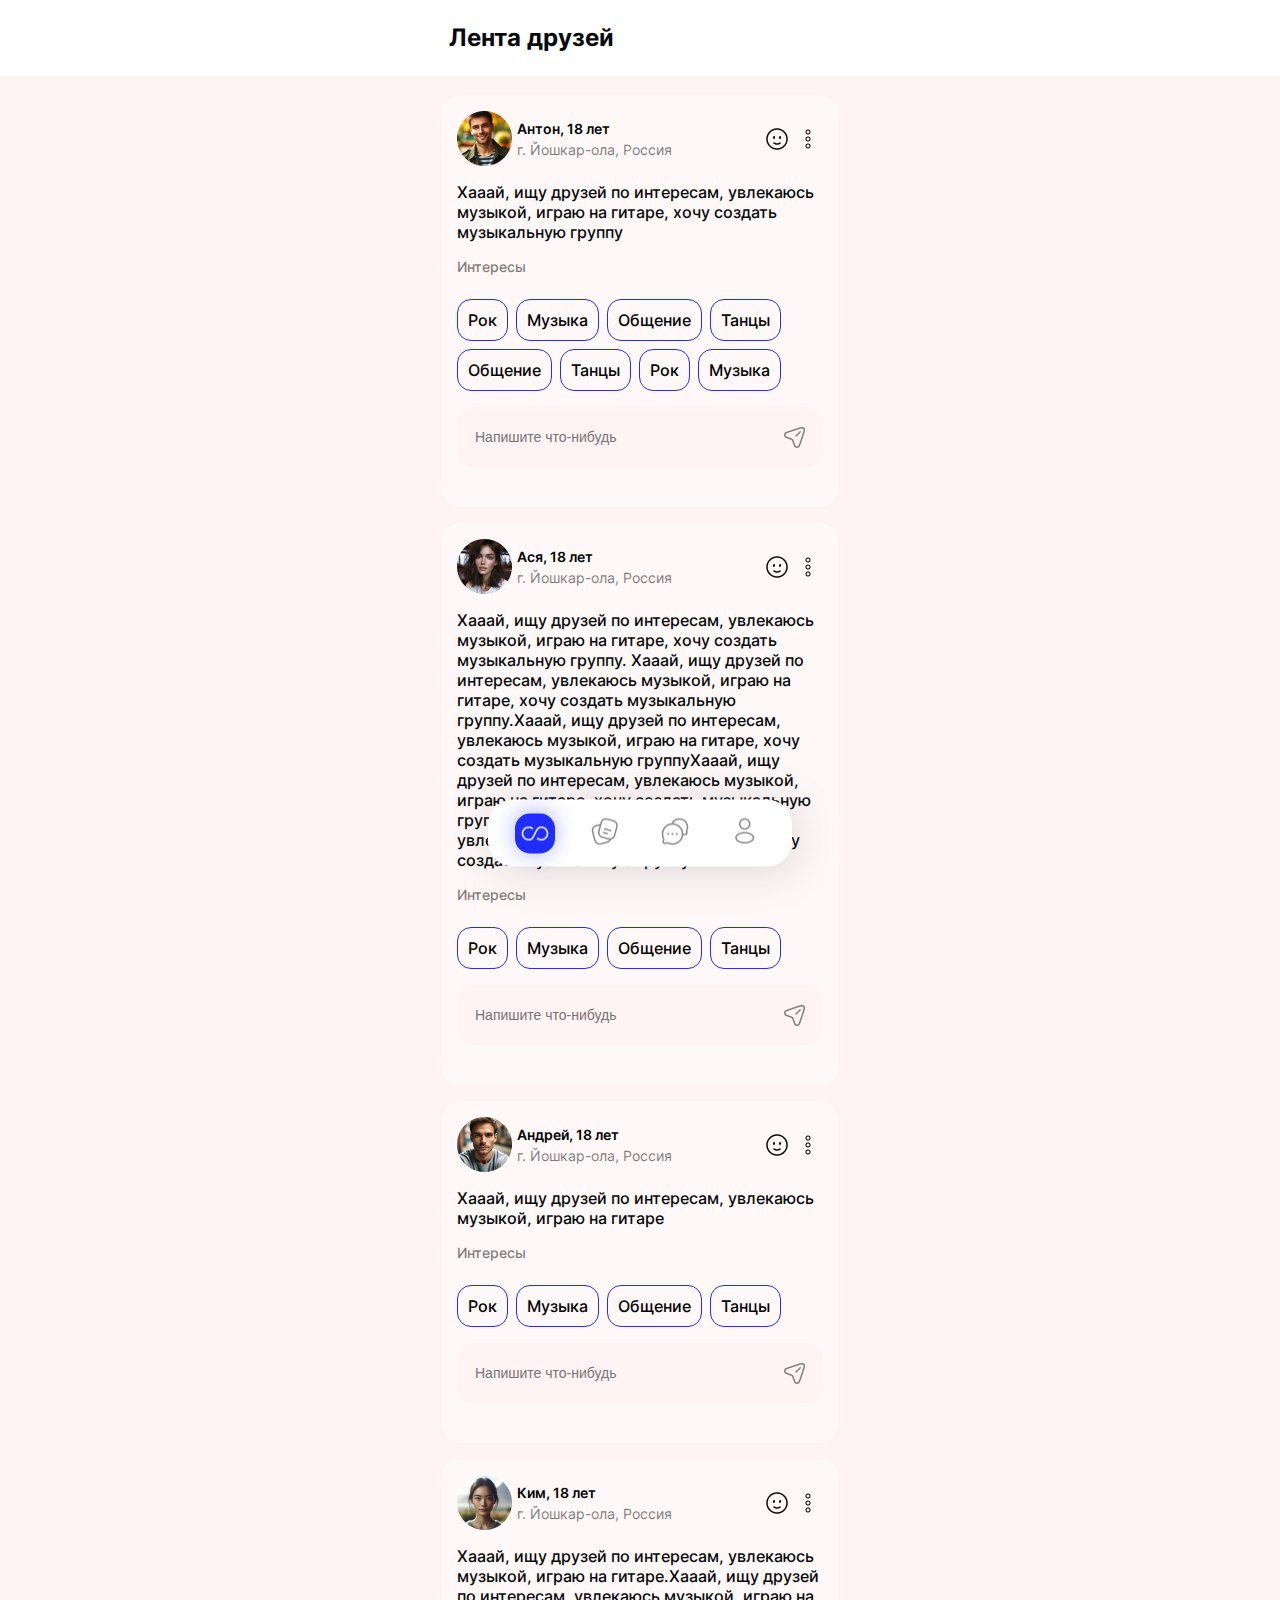
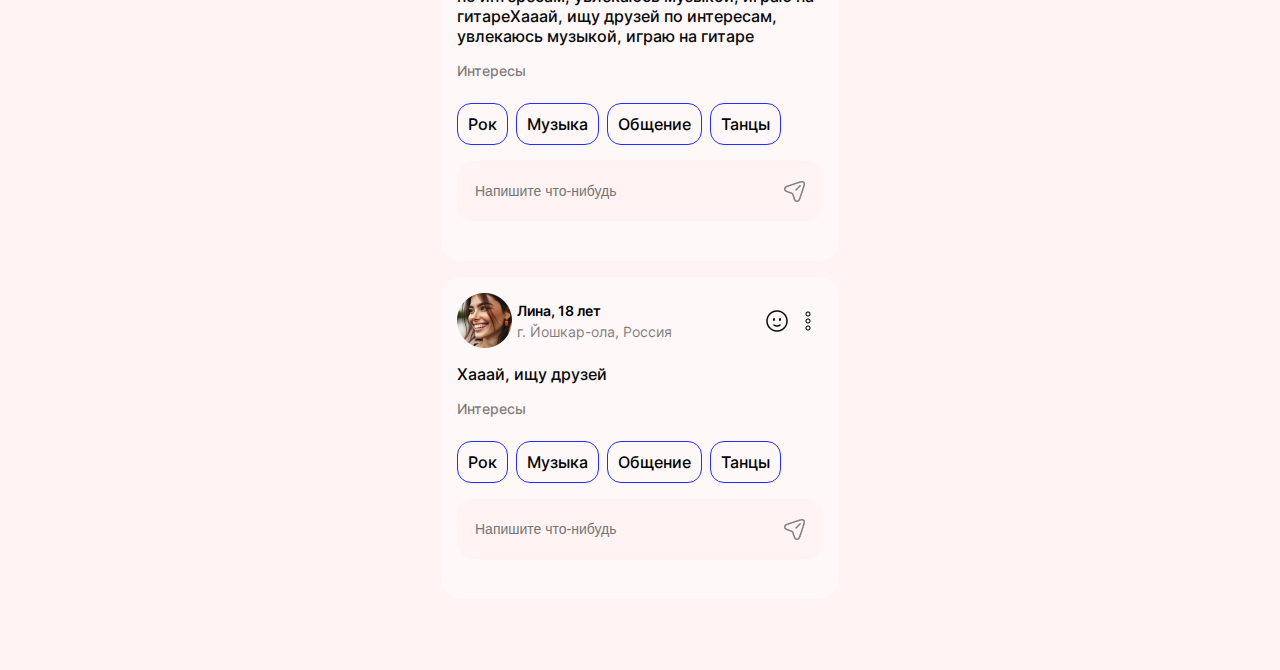
<file: index.html>
<!DOCTYPE html>
<html lang="en">
<head>
    <meta charset="UTF-8">
    <meta name="viewport" content="width=device-width, initial-scale=1.0">
    <title>Document</title>
    <link rel="stylesheet" href="style.css">
</head>
<body>

    <!--Header-->
    <div class="header">
        <div class="page">
            <header>
                <div class="profil">

                    <h1>Лента друзей</h1>

                </div><!--./Profil-->

            </header>
        </div><!--./Page-->
    </div><!--/.Header-->

    <!--Lenta-->
    <main class="lenta">
        <div class="page">
            <div class="anket">
                <div class="profil-anket">

                    <img class="profil-icon" src="img/profil-anket.png" alt="">

                    <div class="nickname">
                        <h1 id="nickname">Антон, 18 лет</h1>
                        <p>г. Йошкар-ола, Россия</p>
                    </div>

                    <button class="like-btn"  onclick="changeColor(this)" id="like-btn"></button>
                    <script>
                       function changeColor(button) {
                            if (button.classList.contains('clicked')) {
                                button.classList.remove('clicked');
                            } else {
                                button.classList.add('clicked');
                            }
                            }
                    </script>

                    <div class="like-modal" id="like-modal">
                        <h1>Скоро Антон тебе ответит!</h1>
                    </div>

                    <button class="more" id="more">
                        <img class="more-img" src="img/more.png" alt="">
                    </button>
                </div>

                <div class="text">
                    <p>Хааай, ищу друзей по интересам, увлекаюсь музыкой, играю на гитаре, хочу создать музыкальную группу</p>
                </div>

                <div class="intresting">
                    <h1>Интересы</h1>
                    <div class="intrest-pl">
                        <div class="plashka">
                            <p href>Рок</p>
                        </div>
                        <div class="plashka">
                            <p href>Музыка</p>
                        </div>
                        <div class="plashka">
                            <p href>Общение</p>
                        </div>
                        <div class="plashka">
                            <p href>Танцы</p>
                        </div>
                        <div class="plashka">
                            <p href>Общение</p>
                        </div>
                        <div class="plashka">
                            <p href>Танцы</p>
                        </div>
                        <div class="plashka">
                            <p href>Рок</p>
                        </div>
                        <div class="plashka">
                            <p href>Музыка</p>
                        </div>
                    </div>
                </div><!--./Intresting-->

                <div class="anket-form">
                    <form>
                        <input class="anket-input" type="text" required placeholder="Напишите что-нибудь" id="anket-input">
                        <input class="anket-submit" type="submit" value="">
                    </form>
                </div>
            </div><!--./Anket-->

            <div class="anket">
                <div class="profil-anket">

                    <img class="profil-icon" src="img/profil-anket1.png" alt="">

                    <div class="nickname">
                        <h1>Ася, 18 лет</h1>
                        <p>г. Йошкар-ола, Россия</p>
                    </div>

                    <button class="like-btn"  onclick="changeColor(this)" id="like-btn"></button>
                    <script>
                       function changeColor(button) {
                            if (button.classList.contains('clicked')) {
                                button.classList.remove('clicked');
                            } else {
                                button.classList.add('clicked');
                            }
                            }
                    </script>

                    <button class="more" id="more">
                        <img class="more-img" src="img/more.png" alt="">
                    </button>

                </div>

                <div class="text">
                    <p>Хааай, ищу друзей по интересам, увлекаюсь музыкой, играю на гитаре, хочу создать музыкальную группу. Хааай, ищу друзей по интересам, увлекаюсь музыкой, играю на гитаре, хочу создать музыкальную группу.Хааай, ищу друзей по интересам, увлекаюсь музыкой, играю на гитаре, хочу создать музыкальную группуХааай, ищу друзей по интересам, увлекаюсь музыкой, играю на гитаре, хочу создать музыкальную группуХааай, ищу друзей по интересам, увлекаюсь музыкой, играю на гитаре, хочу создать музыкальную группу</p>
                </div>

                <div class="intresting">
                    <h1>Интересы</h1>
                    <div class="intrest-pl">
                        <div class="plashka">
                            <p href>Рок</p>
                        </div>
                        <div class="plashka">
                            <p href>Музыка</p>
                        </div>
                        <div class="plashka">
                            <p href>Общение</p>
                        </div>
                        <div class="plashka">
                            <p href>Танцы</p>
                        </div>
                    </div>
                </div><!--./Intresting-->
                <div class="anket-form">
                    <form>
                        <input class="anket-input" type="text" required placeholder="Напишите что-нибудь">
                        <input class="anket-submit" type="submit" value="">
                    </form>
                </div>
            </div><!--./Anket-->

            <div class="anket">
                <div class="profil-anket">

                    <img class="profil-icon" src="img/profil-anket2.png" alt="">

                    <div class="nickname">
                        <h1>Андрей, 18 лет</h1>
                        <p>г. Йошкар-ола, Россия</p>
                    </div>

                    <button class="like-btn"  onclick="changeColor(this)" id="like-btn"></button>
                    <script>
                       function changeColor(button) {
                            if (button.classList.contains('clicked')) {
                                button.classList.remove('clicked');
                            } else {
                                button.classList.add('clicked');
                            }
                            }
                    </script>

                    <button class="more" id="more">
                        <img class="more-img" src="img/more.png" alt="">
                    </button>


                </div>

                <div class="text">
                    <p>Хааай, ищу друзей по интересам, увлекаюсь музыкой, играю на гитаре</p>
                </div>

                <div class="intresting">
                    <h1>Интересы</h1>
                    <div class="intrest-pl">
                        <div class="plashka">
                            <p href>Рок</p>
                        </div>
                        <div class="plashka">
                            <p href>Музыка</p>
                        </div>
                        <div class="plashka">
                            <p href>Общение</p>
                        </div>
                        <div class="plashka">
                            <p href>Танцы</p>
                        </div>
                    </div>
                </div><!--./Intresting-->
                <div class="anket-form">
                    <form>
                        <input class="anket-input" type="text" required placeholder="Напишите что-нибудь">
                        <input class="anket-submit" type="submit" value="">
                    </form>
                </div>
            </div><!--./Anket-->

            <div class="anket">
                <div class="profil-anket">

                    <img class="profil-icon" src="img/profil-anket3.png" alt="">

                    <div class="nickname">
                        <h1>Ким, 18 лет</h1>
                        <p>г. Йошкар-ола, Россия</p>
                    </div>

                    <button class="like-btn"  onclick="changeColor(this)" id="like-btn"></button>
                    <script>
                       function changeColor(button) {
                            if (button.classList.contains('clicked')) {
                                button.classList.remove('clicked');
                            } else {
                                button.classList.add('clicked');
                            }
                            }
                    </script>

                    <button class="more" id="more">
                        <img class="more-img" src="img/more.png" alt="">
                    </button>


                </div>

                <div class="text">
                    <p>Хааай, ищу друзей по интересам, увлекаюсь музыкой, играю на гитаре.Хааай, ищу друзей по интересам, увлекаюсь музыкой, играю на гитареХааай, ищу друзей по интересам, увлекаюсь музыкой, играю на гитаре</p>
                </div>

                <div class="intresting">
                    <h1>Интересы</h1>
                    <div class="intrest-pl">
                        <div class="plashka">
                            <p href>Рок</p>
                        </div>
                        <div class="plashka">
                            <p href>Музыка</p>
                        </div>
                        <div class="plashka">
                            <p href>Общение</p>
                        </div>
                        <div class="plashka">
                            <p href>Танцы</p>
                        </div>
                    </div>
                </div><!--./Intresting-->
                <div class="anket-form">
                    <form>
                        <input class="anket-input" type="text" required placeholder="Напишите что-нибудь">
                        <input class="anket-submit" type="submit" value="">
                    </form>
                </div>
            </div><!--./Anket-->

            <div class="anket">
                <div class="profil-anket">

                    <img class="profil-icon" src="img/profil-anket4.png" alt="">

                    <div class="nickname">
                        <h1 id="nickname">Лина, 18 лет</h1>
                        <p>г. Йошкар-ола, Россия</p>
                    </div>

                    <button class="like-btn"  onclick="changeColor(this)" id="like-btn"></button>
                    <script>
                       function changeColor(button) {
                            if (button.classList.contains('clicked')) {
                                button.classList.remove('clicked');
                            } else {
                                button.classList.add('clicked');
                            }
                            }
                    </script>

                    <button class="more" id="more">
                        <img class="more-img" src="img/more.png" alt="">
                    </button>


                </div>

                <div class="text">
                    <p>Хааай, ищу друзей</p>
                </div>

                <div class="intresting">
                    <h1>Интересы</h1>
                    <div class="intrest-pl">
                        <div class="plashka">
                            <p href>Рок</p>
                        </div>
                        <div class="plashka">
                            <p href>Музыка</p>
                        </div>
                        <div class="plashka">
                            <p href>Общение</p>
                        </div>
                        <div class="plashka">
                            <p href>Танцы</p>
                        </div>
                    </div>
                </div><!--./Intresting-->
                <div class="anket-form">
                    <form>
                        <input class="anket-input" type="text" required placeholder="Напишите что-нибудь">
                        <input class="anket-submit" type="submit" value="">
                    </form>
                </div>
            </div><!--./Anket-->
        </div><!--./Page-->
    </main><!--./Lenta-->

    <!--Navigation-->
    <nav class="nav">
        <div class="nav-btn">
            <buttom class="osn-nav-btn">
                <img class="osn-nav-btn-img" src="img/osn-btn.png" alt="">
            </buttom>

            <button>
                <img class="nav-btn-img" src="img/chats.png" alt="">
            </button>
            <button>
                <img class="nav-btn-img left-btn-img" src="img/soob.png" alt="">
            </button>
            <button onclick="location.href='profil.html'">
                <img class="nav-btn-img profil-btn-img right-btn-img" src="img/profil.png" alt="">
            </button>

    </nav>
    <div class="more-modal" id="more-modal">
        <div class="more-modal-content" id="close">
            <div class="block">
                <img src="img/block.png" alt="" id="close">
                <h1>Заблокировать</h1>
            </div>
            <div class="report">
                <img src="img/report.png" alt="">
                <h1>Пожаловаться на анкету</h1>
            </div>
            <div class="close"></div>
        </div>
    </div>
    <script src="index.js"></script>
</body>
</html>
</file>
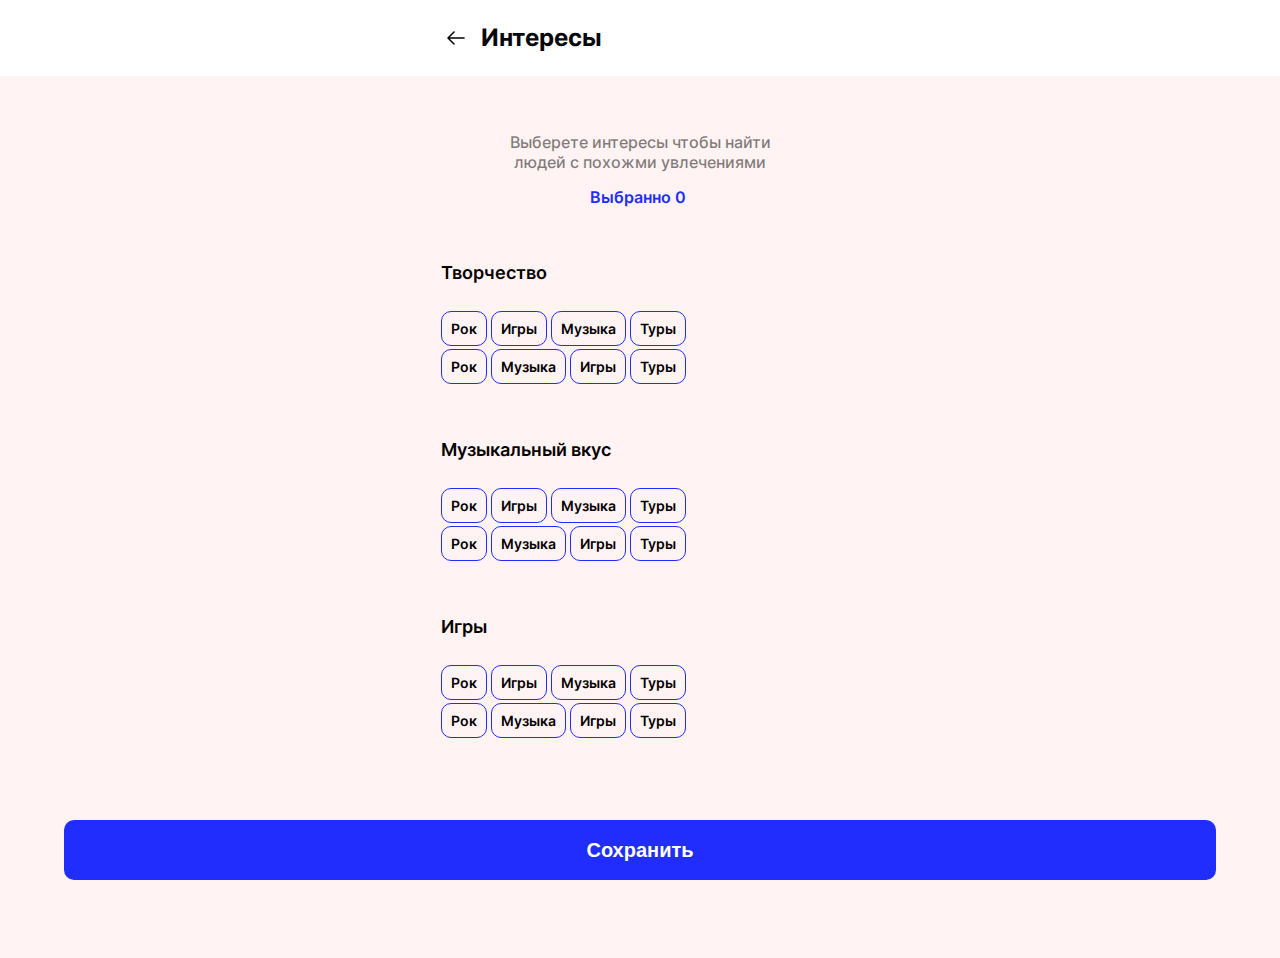
<file: intrestings.html>
<!DOCTYPE html>
<html lang="en">
<head>
    <meta charset="UTF-8">
    <meta name="viewport" content="width=device-width, initial-scale=1.0">
    <title>Document</title>
    <link rel="stylesheet" href="style.css">
</head>
<body>

    <!--Header-->
    <div class="header">
        <div class="page">
            <header class="header-profil">
                <div class="profil profil-page">

                    <img class="back-btn" src="img/back-btn.png" alt="" onclick="location.href='javascript:history.back()'">

                    <h1 class="redak-page-title">Интересы</h1>

                </div><!--./Profil-->

            </header>
        </div><!--./Page-->
    </div><!--/.Header-->

    <main class="profil-main">
        <div class="page">

            <h1 class="intrestings-title">Выберете интересы чтобы найти людей с похожми увлечениями</h1>

            <h1 class="schiot">Выбранно <span id="count">0</span></h1>

            <form class="intresting-form">

                <h1 class="intresr-form-title">Творчество</h1>
                <div class="intrest-cont">
                    <input class="intrest" type="checkbox" id="intrest1">
                    <label class="intrest-label" for="intrest1">Рок</label>
                </div>
                <div class="intrest-cont">
                    <input class="intrest" type="checkbox" id="intrest2">
                    <label class="intrest-label" for="intrest2">Игры</label>
                </div>
                <div class="intrest-cont">
                    <input class="intrest" type="checkbox" id="intrest8">
                    <label class="intrest-label" for="intrest8">Музыка</label>
                </div>
                <div class="intrest-cont">
                    <input class="intrest" type="checkbox" id="intrest3">
                    <label class="intrest-label" for="intrest3">Туры</label>
                </div>
                <div class="intrest-cont">
                    <input class="intrest" type="checkbox" id="intrest4">
                    <label class="intrest-label" for="intrest4">Рок</label>
                </div>
                <div class="intrest-cont">
                    <input class="intrest" type="checkbox" id="intrest5">
                    <label class="intrest-label" for="intrest5">Музыка</label>
                </div>
                <div class="intrest-cont">
                    <input class="intrest" type="checkbox" id="intrest6">
                    <label class="intrest-label" for="intrest6">Игры</label>
                </div>
                <div class="intrest-cont">
                    <input class="intrest" type="checkbox" id="intrest7">
                    <label class="intrest-label" for="intrest7">Туры</label>
                </div>

                <h1 class="intresr-form-title">Музыкальный вкус</h1>
                <div class="intrest-cont">
                    <input class="intrest" type="checkbox" id="intrest9">
                    <label class="intrest-label" for="intrest9">Рок</label>
                </div>
                <div class="intrest-cont">
                    <input class="intrest" type="checkbox" id="intrest10">
                    <label class="intrest-label" for="intrest10">Игры</label>
                </div>
                <div class="intrest-cont">
                    <input class="intrest" type="checkbox" id="intrest11">
                    <label class="intrest-label" for="intrest11">Музыка</label>
                </div>
                <div class="intrest-cont">
                    <input class="intrest" type="checkbox" id="intrest13">
                    <label class="intrest-label" for="intrest13">Туры</label>
                </div>
                <div class="intrest-cont">
                    <input class="intrest" type="checkbox" id="intrest14">
                    <label class="intrest-label" for="intrest14">Рок</label>
                </div>
                <div class="intrest-cont">
                    <input class="intrest" type="checkbox" id="intrest15">
                    <label class="intrest-label" for="intrest15">Музыка</label>
                </div>
                <div class="intrest-cont">
                    <input class="intrest" type="checkbox" id="intrest16">
                    <label class="intrest-label" for="intrest16">Игры</label>
                </div>
                <div class="intrest-cont">
                    <input class="intrest" type="checkbox" id="intrest17">
                    <label class="intrest-label" for="intrest17">Туры</label>
                </div>

                <h1 class="intresr-form-title">Игры</h1>
                <div class="intrest-cont">
                    <input class="intrest" type="checkbox" id="intrest21">
                    <label class="intrest-label" for="intrest21">Рок</label>
                </div>
                <div class="intrest-cont">
                    <input class="intrest" type="checkbox" id="intrest22">
                    <label class="intrest-label" for="intrest22">Игры</label>
                </div>
                <div class="intrest-cont">
                    <input class="intrest" type="checkbox" id="intrest28">
                    <label class="intrest-label" for="intrest28">Музыка</label>
                </div>
                <div class="intrest-cont">
                    <input class="intrest" type="checkbox" id="intrest23">
                    <label class="intrest-label" for="intrest23">Туры</label>
                </div>
                <div class="intrest-cont">
                    <input class="intrest" type="checkbox" id="intrest24">
                    <label class="intrest-label" for="intrest24">Рок</label>
                </div>
                <div class="intrest-cont">
                    <input class="intrest" type="checkbox" id="intrest25">
                    <label class="intrest-label" for="intrest25">Музыка</label>
                </div>
                <div class="intrest-cont">
                    <input class="intrest" type="checkbox" id="intrest26">
                    <label class="intrest-label" for="intrest26">Игры</label>
                </div>
                <div class="intrest-cont">
                    <input class="intrest" type="checkbox" id="intrest27">
                    <label class="intrest-label" for="intrest27">Туры</label>
                </div>

                <input class="save-redak" type="submit" value="Сохранить">

            </form>

        </div><!--./Page-->
    </main>

    <script src="index.js"></script>
    <script>
        const inputs = document.querySelectorAll('.intrest');
        const h1 = document.querySelector('.schiot');
        const countSpan = document.getElementById('count');
        let count = 0;

        inputs.forEach(input => {
            input.addEventListener('click', function() {
                if (this.classList.contains('activ')) {
                    this.classList.remove('activ');
                } else {
                    this.classList.add('activ');
                }

                count = document.querySelectorAll('.activ').length;
                countSpan.textContent = count;
            });
        });
    </script>
</body>
</html>
</file>
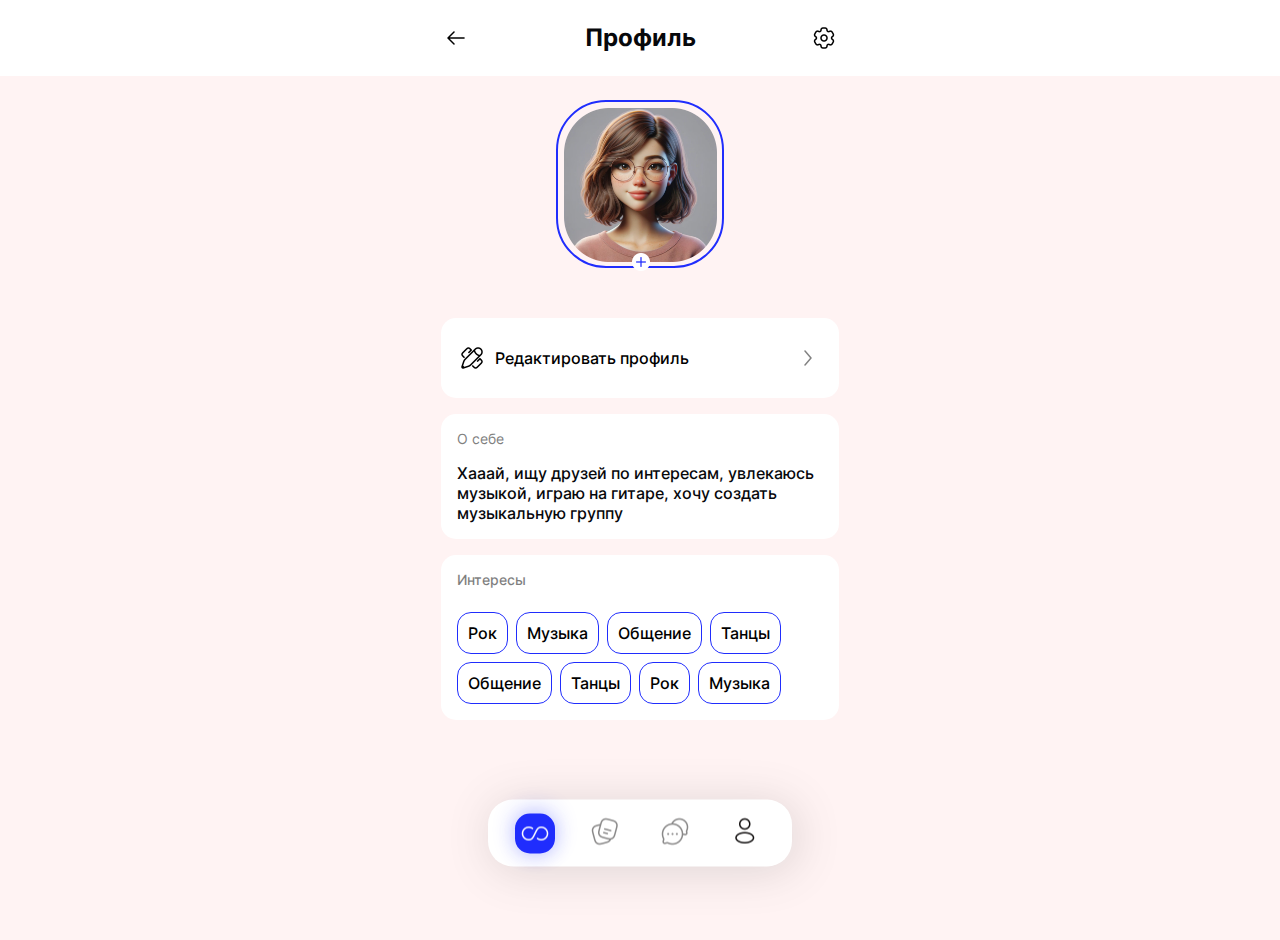
<file: profil.html>
<!DOCTYPE html>
<html lang="en">
<head>
    <meta charset="UTF-8">
    <meta name="viewport" content="width=device-width, initial-scale=1.0">
    <title>Document</title>
    <link rel="stylesheet" href="style.css">
</head>
<body>

    <!--Header-->
    <div class="header">
        <div class="page">
            <header class="header-profil">
                <div class="profil profil-page">

                    <img class="back-btn" src="img/back-btn.png" alt="" onclick="location.href='javascript:history.back()'">

                    <h1>Профиль</h1>

                    <img class="setting-btn" src="img/setting-btn.png" alt="">

                </div><!--./Profil-->

            </header>
        </div><!--./Page-->
    </div><!--/.Header-->

    <main class="profil-main">
        <div class="page">

            <div class="profil-img">
                <img class="profil-img-osn" src="img/profil-img.png" alt="">

                <img class="plus-img" src="img/plus-img.png" alt="">
            </div>

            <div class="redak" onclick="location.href='redak.html'">
                <img class="pen" src="img/pen.png" alt="">

                <h1 class="redak-title">Редактировать профиль</h1>

                <img class="right" src="img/right.png" alt="">
            </div>

            <div class="text profil-text">
                <h1 class="profil-text-title">О себе</h1>
                <p>Хааай, ищу друзей по интересам, увлекаюсь музыкой, играю на гитаре, хочу создать музыкальную группу</p>
            </div>

            <div class="intresting profil-intresting">
                <h1>Интересы</h1>
                <div class="intrest-pl">
                    <div class="plashka">
                        <p href>Рок</p>
                    </div>
                    <div class="plashka">
                        <p href>Музыка</p>
                    </div>
                    <div class="plashka">
                        <p href>Общение</p>
                    </div>
                    <div class="plashka">
                        <p href>Танцы</p>
                    </div>
                    <div class="plashka">
                        <p href>Общение</p>
                    </div>
                    <div class="plashka">
                        <p href>Танцы</p>
                    </div>
                    <div class="plashka">
                        <p href>Рок</p>
                    </div>
                    <div class="plashka">
                        <p href>Музыка</p>
                    </div>
                </div>
            </div><!--./Intresting-->

        </div><!--./Page-->
    </main>


    <!--Navigation-->
    <nav class="nav">
        <div class="nav-btn">
            <buttom class="osn-nav-btn">
                <img class="osn-nav-btn-img" src="img/osn-btn.png" alt="">
            </buttom>

            <button>
                <img class="nav-btn-img" src="img/chats.png" alt="">
            </button>
            <button>
                <img class="nav-btn-img left-btn-img" src="img/soob.png" alt="">
            </button>
            <button onclick="location.href='profil.html'">
                <img class="nav-btn-img profil-btn-img right-btn-img" src="img/profil-active.png" alt="">
            </button>

    </nav>
    <script src="index.js"></script>
</body>
</html>
</file>
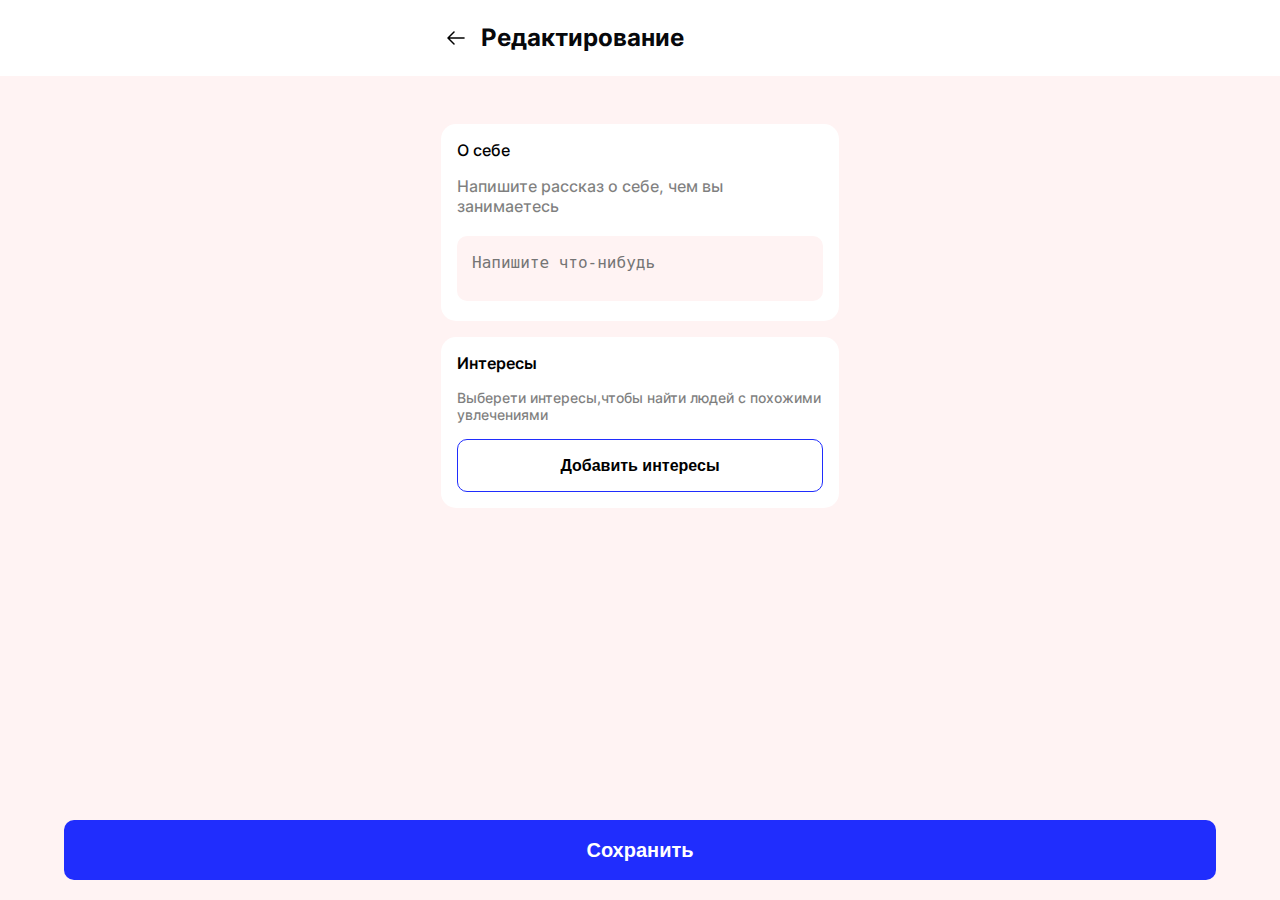
<file: redak.html>
<!DOCTYPE html>
<html lang="en">
<head>
    <meta charset="UTF-8">
    <meta name="viewport" content="width=device-width, initial-scale=1.0">
    <title>Document</title>
    <link rel="stylesheet" href="style.css">
</head>
<body>

    <!--Header-->
    <div class="header">
        <div class="page">
            <header class="header-profil">
                <div class="profil profil-page">

                    <img class="back-btn" src="img/back-btn.png" alt="" onclick="location.href='javascript:history.back()'">

                    <h1 class="redak-page-title">Редактирование</h1>

                </div><!--./Profil-->

            </header>
        </div><!--./Page-->
    </div><!--/.Header-->

    <main class="profil-main">
        <div class="page">

            <div class="osebe">
                <h1 class="osebe-title">О себе</h1>

                <p class="osebe-subtitle">Напишите рассказ о себе, чем вы занимаетесь</p>

                <form method="post" action="/">
                    <textarea class="osebe-input" placeholder="Напишите что-нибудь" required oninput="autoResize(this)"></textarea>

                    <script>
                        function autoResize(textarea) {
                          textarea.style.height = 'auto';
                          textarea.style.height = textarea.scrollHeight + 'px';
                        }
                    </script>

                    <input class="save-redak" type="submit" value="Сохранить">
                </form>
            </div>

            <div class="intresting profil-intresting">
                <h2>Интересы</h2>

                <h1>Выберети интересы,чтобы найти людей с похожими увлечениями</h1>

                <form method="post" action="/">
                    <input class="intrest-change" type="button" value="Добавить интересы" onclick="location.href='intrestings.html'">
                </form>

            </div><!--./Intresting-->

        </div><!--./Page-->
    </main>

    <script src="index.js"></script>
</body>
</html>
</file>
<file: style.css>
@font-face {
    font-family: 'Inter';
    src: url(fonts/Inter-Bold.ttf), format('ttf');
    font-weight: 800;
}

@font-face {
    font-family: 'Inter';
    src: url(fonts/Inter-ExtraBold.ttf), format('ttf');
    font-weight: 900;
}

@font-face {
    font-family: 'Inter';
    src: url(fonts/Inter-ExtraLight.ttf), format('ttf');
    font-weight: 100;
}

@font-face {
    font-family: 'Inter';
    src: url(fonts/Inter-Light.ttf), format('ttf');
    font-weight: 200;
}

@font-face {
    font-family: 'Inter';
    src: url(fonts/Inter-Regular.ttf), format('ttf');
    font-weight: 300;
}

@font-face {
    font-family: 'Inter';
    src: url(fonts/Inter-Medium.ttf), format('ttf');
    font-weight: 500;
}

@font-face {
    font-family: 'Inter';
    src: url(fonts/Inter-SemiBold.ttf), format('ttf');
    font-weight: 700;
}

*,
*::after,
*::before {
    box-sizing: border-box;
}

body {
    margin: 0 auto;
    padding: 0;
    width: 100%;
    max-width: 430px;

    font-family: 'Inter';

    background-color: #FFF3F3;
}

::-webkit-scrollbar {
    width: 0;
}

.page {
    max-width: 398px;
    overflow-y: auto;
    margin: 0 auto;
}

p, h1, h2, h3, h4, h5, h6 {
    margin: 0;
}


/* Header
==================*/
.header {
    margin: 0 auto;
    padding: 23px 0;
    width: 100%;
    height: 76px;
    max-width: 100%;
    position: fixed;
    z-index: 10;
    top: 0;
    left: 0;

    background-color: #fff;
}

.header-profil {
    text-align: center;
}

.profil {
    display: flex;
    align-items: center;
    width: 255px;

    font-size: 16px;
    font-weight: bold;
    color: #07080B;
}

.profil-page {
    width: auto;
    margin: 0 auto;

    display: block;
    position: relative;
}

.profil-page img {
    position: absolute;
}

.back-btn {
    width: 30px;
    height: 30px;
    left: 0;
    top: 0;
}

.setting-btn {
    width: 30px;
    height: 30px;
    right: 0;
    top: 0;
}

.profil h1 {
    margin-left: 8px;

    font-size: 24px;
    font-weight: 800;
}

.profil-page h1 {
    margin: 0;
}

.profil-icon {
    width: 55px;
    height: 55px;
}

/* Nvigation
==================*/
.nav {
    width: 100%;
    max-width: 304px;
    padding: 12px 27px;

    position: fixed;
    z-index: 12;
    bottom: 0;
    left: 50%;
    transform: translate(-50%, -50%);
    border-radius: 25px;
    box-shadow: rgba( 85, 85, 85, .2 ) 4px 4px 46px;

    background-color: #fff;
}

.nav button {
    padding: 0;
    border: none;
    background-color: inherit;
}

.nav-btn {
    display: flex;
    align-items: center;
}

.nav-btn button {
    margin-right: 30px;
}

.nav-btn button:last-child {
    margin-right: 0;
}

.nav-btn-img {
    width: 40px;
    height: 40px;
}

.profil-btn-img {
    width: 40px;
    height: 40px;
}

.osn-nav-btn {
    margin-right: 30px;
    padding: 5px;
    height: 40px;
    width: 40px;
    text-align: center;

    border-radius: 15px;
    overflow: hidden;
    box-shadow: rgba( 32, 45, 253, .24 ) 0 -4px 23px, rgba( 32, 45, 253, .15 ) 0 4px 18px;

    background-color: #202DFD;
}

.osn-nav-btn-img {
    width: 30px;
    height: 30px;
}

/* Lenta
==================================*/
.lenta {
    margin-bottom: 55px;
    margin-top: 95px;

    background-color: #FFF3F3;
}

.anket {
    width: 100%;
    max-width: 398px;
    padding: 16px;
    margin-bottom: 16px;

    border-radius: 20px;
    background-color: #FFF8f8;
}

.profil-anket {
    display: flex;
    align-items: center;

    position: relative;
}

/* NickName */

.nickname {
    margin-left: 5px;
}

.nickname h1 {
    font-size: 14px;
    font-weight: medium;
}

.nickname p {
    font-size: 14px;
    font-weight: 300;
    margin-top: 4px;
    opacity: .5;
}

.like-btn {
    width: 22px;
    height: 22px;
    margin-left: 94px;
    margin-right: 8px;

    border: none;

    background: url(img/like.png) center no-repeat;
}

.like-btn:active {
    background: url(img/like-active.png) center no-repeat;
}

.like-btn.clicked {
    background: url(img/like-active.png) center no-repeat;
}

.like-modal {
    visibility: hidden;
    opacity: 0;
    position: fixed;
    bottom: -100px;
    left: 50%;
    transform: translate(-50%, -50%);

    width: 227px;
    height: 50px;
    text-align: center;
    padding: 16px;

    border-radius: 14px;

    background-color: #202DFD;
    transition: all .5s;
    z-index: 11;
}

.like-modal h1 {
    font-size: 14px;
    color: #fff;
}

.like-modal.open {
    visibility: visible;
    opacity: 1;
    bottom: 102px;
}

.more {
    width: 24px;
    height: 24px;
    padding: 0;

    border: none;
    background-color: inherit;
}

.more-img {
    width: 100%;
    height: 100%;
}

.more-modal {
    position: fixed;
    top: 0;
    left: 0;
    z-index: 20;
    visibility: hidden;
    opacity: 0;

    width: 100%;
    height: 100%;

    background-color: rgba( 0, 0, 0, .7);
    transition: all .2s;
}

.more-modal.open {
    visibility: visible;
    opacity: 1;
}

.more-modal-content {
    width: 100%;
    height: 132px;
    padding: 32px 0 24px 24px;
    position: fixed;
    bottom: -150px;
    left: 0;

    border-radius: 16px 16px 0 0;

    background-color: #fff;
    transition: all .5s;
}

.more-modal.open .more-modal-content {
    bottom: 0;
    left: 0;
}

.block,
.report {
    display: flex;
    align-items: center;
    margin-bottom: 16px;
}

.report h1 {
    font-size: 18px;
}

.block h1 {
    font-size: 18px;
}

/* Anket-text */
.text {
    font-size: 16px;
    color: #07080B;
    font-weight: 500;
    margin: 16px 0;
}

.text p {
    font-weight: 500;
}

/* Intresting */
.intresting h1 {
    font-size: 14px;
    font-weight: 500;
    opacity: .5;
    margin-bottom: 16px;
}

.intrest-pl {
    display: flex;
    align-items: center;
    flex-wrap: wrap;

    overflow-x: auto;
}

.plashka {
    padding: 10px;
    flex: 0 0 auto;
    margin-right: 8px;
    margin-top: 8px;
    font-weight: 500;

    border-radius: 14px;
    border: 1px solid #202DFD;
}

/* Anket-form */

.anket-form {
    margin: 16px auto 24px auto;

    position: relative;
}

.anket-input {
    width: 366px;
    height: 60px;
    font-size: 14px;
    color: #000;
    padding: 20px 18px;
    padding-right: 40px;

    border: none;
    border-radius: 16px;

    background-color: #FFF3F3;
}

.anket-submit {
    position: absolute;
    right: 16px;
    top: 18px;

    width: 24px;
    height: 24px;
    padding: 0;
    border: none;

    background: url(img/submit-activ.png) center no-repeat;
}

input:required:invalid ~ input.anket-submit {
    background: url(img/submit.png) center no-repeat;
}

input:required:invalid {
    color: #808080;
}

/* Profil-main
============================*/
.profil-main {
    margin-top: 100px;
    margin-bottom: 220px;
}

.profil-img {
    width: 168px;
    height: 168px;
    margin: 0 auto;
    padding: 6px;

    border: 2px solid #202DFD;
    border-radius: 50px;
    position: relative;
}

.profil-img-osn {
    width: 153px;
    width: 153px;
}

.plus-img {
    position: absolute;
    bottom: -5px;
    left: 74px;

    width: 18px;
    height: 18px;
}

/* redak */
.redak {
    width: 100%;
    height: 80px;
    padding-top: 30px;
    padding-left: 54px;
    margin-top: 50px;

    border-radius: 15px;

    background-color: #fff;

    position: relative;
}

.redak-title {
    font-size: 16px;
    font-weight: 500;
}

.redak img{
    position: absolute;
    width: 30px;
    height: 30px;
}

.pen {
    left: 16px;
    top: 25px;
}

.right {
    right: 16px;
    top: 25px;
}

/* profil-text */
.profil-text {
    width: 100%;
    height: auto;
    padding: 16px;
    margin-top: 16px;

    border-radius: 15px;

    background-color: #fff;

    position: relative;
}

.profil-text-title {
    font-size: 14px;
    font-weight: 300;
    color: #808080;
    margin-bottom: 16px;
}

/* profil-intresting */
.profil-intresting {
    width: 100%;
    height: auto;
    padding: 16px;

    border-radius: 15px;

    background-color: #fff;

    position: relative;
}


/* Redak-page
==============================================*/
.redak-page-title {
    text-align: left;
    padding-left: 40px;
}

/* Osebe */
.osebe {
    width: 100%;
    height: auto;
    padding: 16px;
    margin-top: 24px;
    margin-bottom: 16px;

    border-radius: 15px;

    background-color: #fff;

    position: relative;
}
.osebe-title {
    font-size: 16px;
    font-weight: 500;
    margin-bottom: 16px;
}

.osebe-subtitle {
    font-size: 16px;
    font-weight: 500;
    margin-bottom: 20px;
    color: rgba( 0, 0, 0, .5);
}

textarea:required:invalid {
    color: #808080;
}

.osebe-input {
    width: 100%;
    min-height: 65px;
    padding: 17px 15px 5px 15px;
    color: #000;
    font-size: 16px;
    font-weight: 500;
    resize: none;
    overflow: hidden;

    border: none;
    border-radius: 10px;

    background-color: #fff3f3;
}

.save-redak {
    position: fixed;
    z-index: 999;
    bottom: -10px;
    left: 50%;
    transform: translate( -50%, -50%);

    width: 90%;
    height: 60px;
    color: #fff;
    font-size: 20px;
    font-weight: bold;

    border: none;
    border-radius: 10px;

    background-color: #202DFD;
}

.intresting h2 {
    font-size: 16px;
    font-weight: bold;
    margin-bottom: 16px;
}

.intrest-change {
    width: 100%;
    height: 53px;
    color: #000;
    font-size: 16px;
    font-weight: 700;

    border: 1px solid #202DFD;
    border-radius: 10px;

    background-color: #fff;
}


/* intresting-page
=======================================*/
.intrestings-title {
    display: block;
    margin: 0 auto;
    width: 280px;
    font-size: 16px;
    font-weight: 500;
    color: rgba( 0, 0, 0, .5);
    margin-top: 32px;
    text-align: center;
}

.schiot {
    display: block;
    width: 100px;
    margin: 0 auto;
    margin-top: 15px;
    font-size: 16px;
    font-weight: 700;
    color: #202DFD;
}

.intresting-form {
    max-width: 300px;
    padding-right: 10px;
}

.intresr-form-title {
    font-size: 18px;
    font-weight: 700;
    margin: 55px 0 25px 0;
}

.intrest-cont {
    display: inline-block;
    position: relative;

    width: auto;
    height: 38px;
    padding-top: 10px;
}

.intrest {
    visibility: hidden;
    position: absolute;
    right: 0;
    transition: all .3s;
}

.intrest:checked::after {
    position: absolute;
    visibility: visible;
    content: url(img/close.png);
    width: 9px;
    height: 9px;
    font-size: 20px;
    color: #fff;
    right: 6px;
    top: -5px;
    transition: all .3s;
}

.intrest-label {
    border: 1px solid #202DFD;
    border-radius: 10px;
    padding: 8px 9px;
    font-size: 14px;
    font-weight: 700;
    transition: all .3s;
}

.intrest:checked + .intrest-label {
    background-color: #202DFD;
    padding: 8px 30px 8px 11px;
    color: #fff;
    transition: all .3s;
}













/* Media
=========================*/
@media (max-width: 400px){
    .page {
        padding: 0 16px;
    }

    .like-btn {
        position: absolute;
        right: 18px;
        margin-left: 62px;
        width: 24px;
    }

    .more {
        position: absolute;
        right: 0;
    }

    .anket-form {
        margin-bottom: 8px;
    }

    .anket-input {
        width: 100%;
    }
}
</file>
